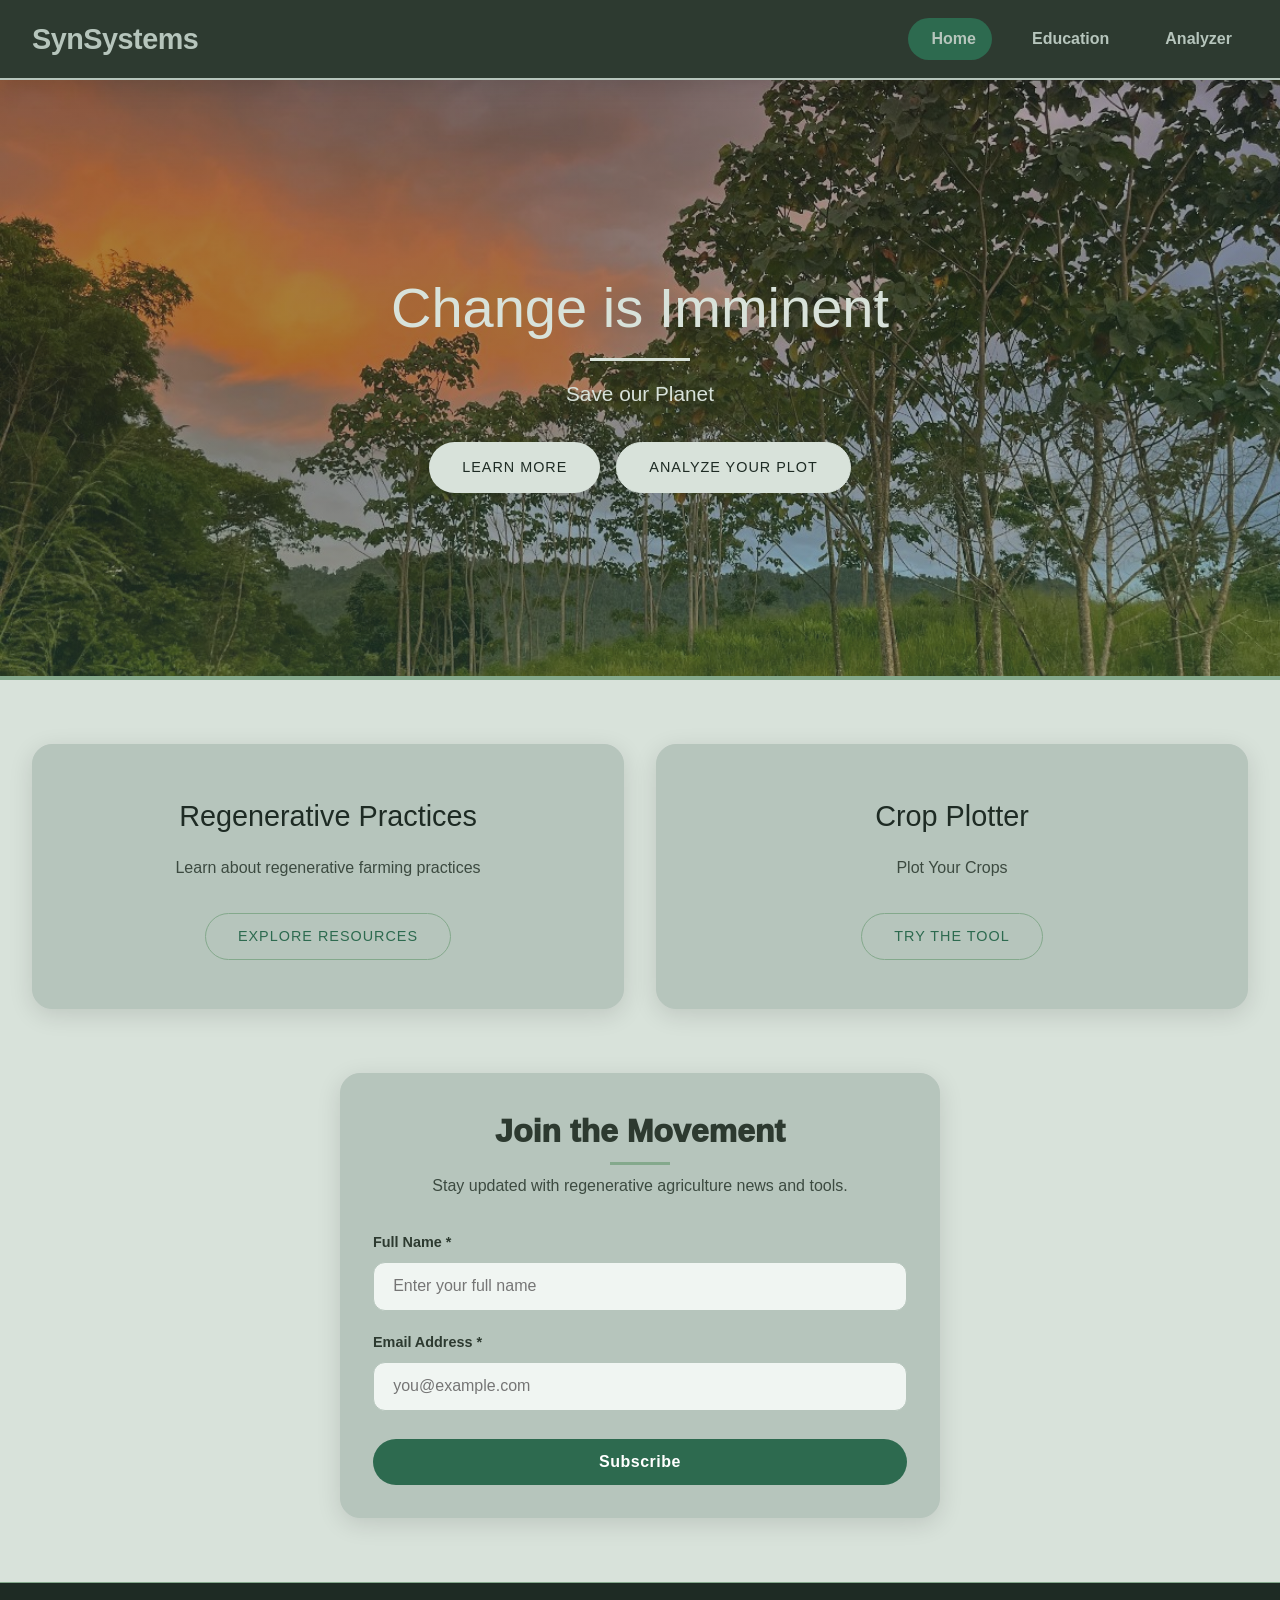
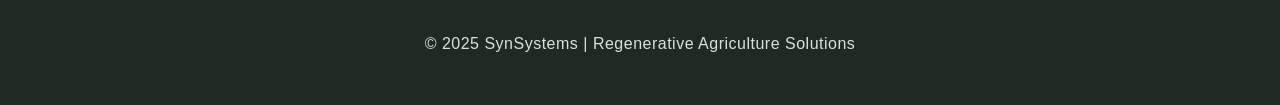
<file: index.html>
<!DOCTYPE html>
<html lang="en">

<head>
    <meta charset="UTF-8">
    <meta name="viewport" content="width=device-width, initial-scale=1.0">

    <title> SynSystems </title>

    <link rel="stylesheet" href="styles.css">
</head>

<body>
    <header>
        <nav>
            <div class="logo">
                <h1>SynSystems</h1>
            </div>
            <ul class="nav-links">
                <li><a href="index.html" class="active"><i class="home"></i>Home</a></li>
                <li><a href="education.html"><i class="education"></i> Education</a></li>
                <li><a href="analyzer.html"><i class="analyzer"></i> Analyzer</a></li>
            </ul>

        </nav>

    </header>
    <section class="hero">
        <div class="hero-content">
            <h2>Change is Imminent</h2>
            <p>Save our Planet</p>
            <div class="hero-buttons">
                <a href="education.html" id="education-btn">Learn More</a>
                <a href="analyzer.html" id="plotter-btn">Analyze your Plot</a>
            </div>
        </div>
    </section>
    <section class="index-links-container">
        <div class="index-link-card">
            <h3>Regenerative Practices</h3>
            <p>Learn about regenerative farming practices</p>
            <a href="education.html" class="education-btn"> Explore Resources</a>
        </div>
        <div class="index-link-card">
            <h3>Crop Plotter</h3>
            <p> Plot Your Crops</p>
            <a href="analyzer.html" class="plotter-btn">Try The Tool</a>
        </div>
    </section>
    <section class="interest-form">
        <div class="form-container">
            <h2>Join the Movement</h2>
            <p>Stay updated with regenerative agriculture news and tools.</p>

            <form id="intakeForm" class="intake-form">
                <div class="form-group">
                    <label for="fullname">Full Name *</label>
                    <input type="text" id="fullname" name="fullname" placeholder="Enter your full name" required>
                </div>

                <div class="form-group">
                    <label for="email">Email Address *</label>
                    <input type="email" id="email" name="email" placeholder="you@example.com" required>
                </div>

                <button type="submit" class="submit-btn">Subscribe</button>
            </form>

        </div>
    </section>

    <div id="confirmationPopup" class="Popup">
        <div class="popup-content">
            <h3 id="popupTitle">Success!</h3>
            <p id="popupMessage">Thank you for joining SynSystems!</p>
            <button class="popup-btn" onclick="closePopup()">OK</button>
        </div>
    </div>

    
        <footer>
            <div class="footer-content">
                <p>© 2025 SynSystems | Regenerative Agriculture Solutions</p>
            </div>
        </footer>
        <script src="SynScript/index.js"></script>
</body>

</html>
</file>
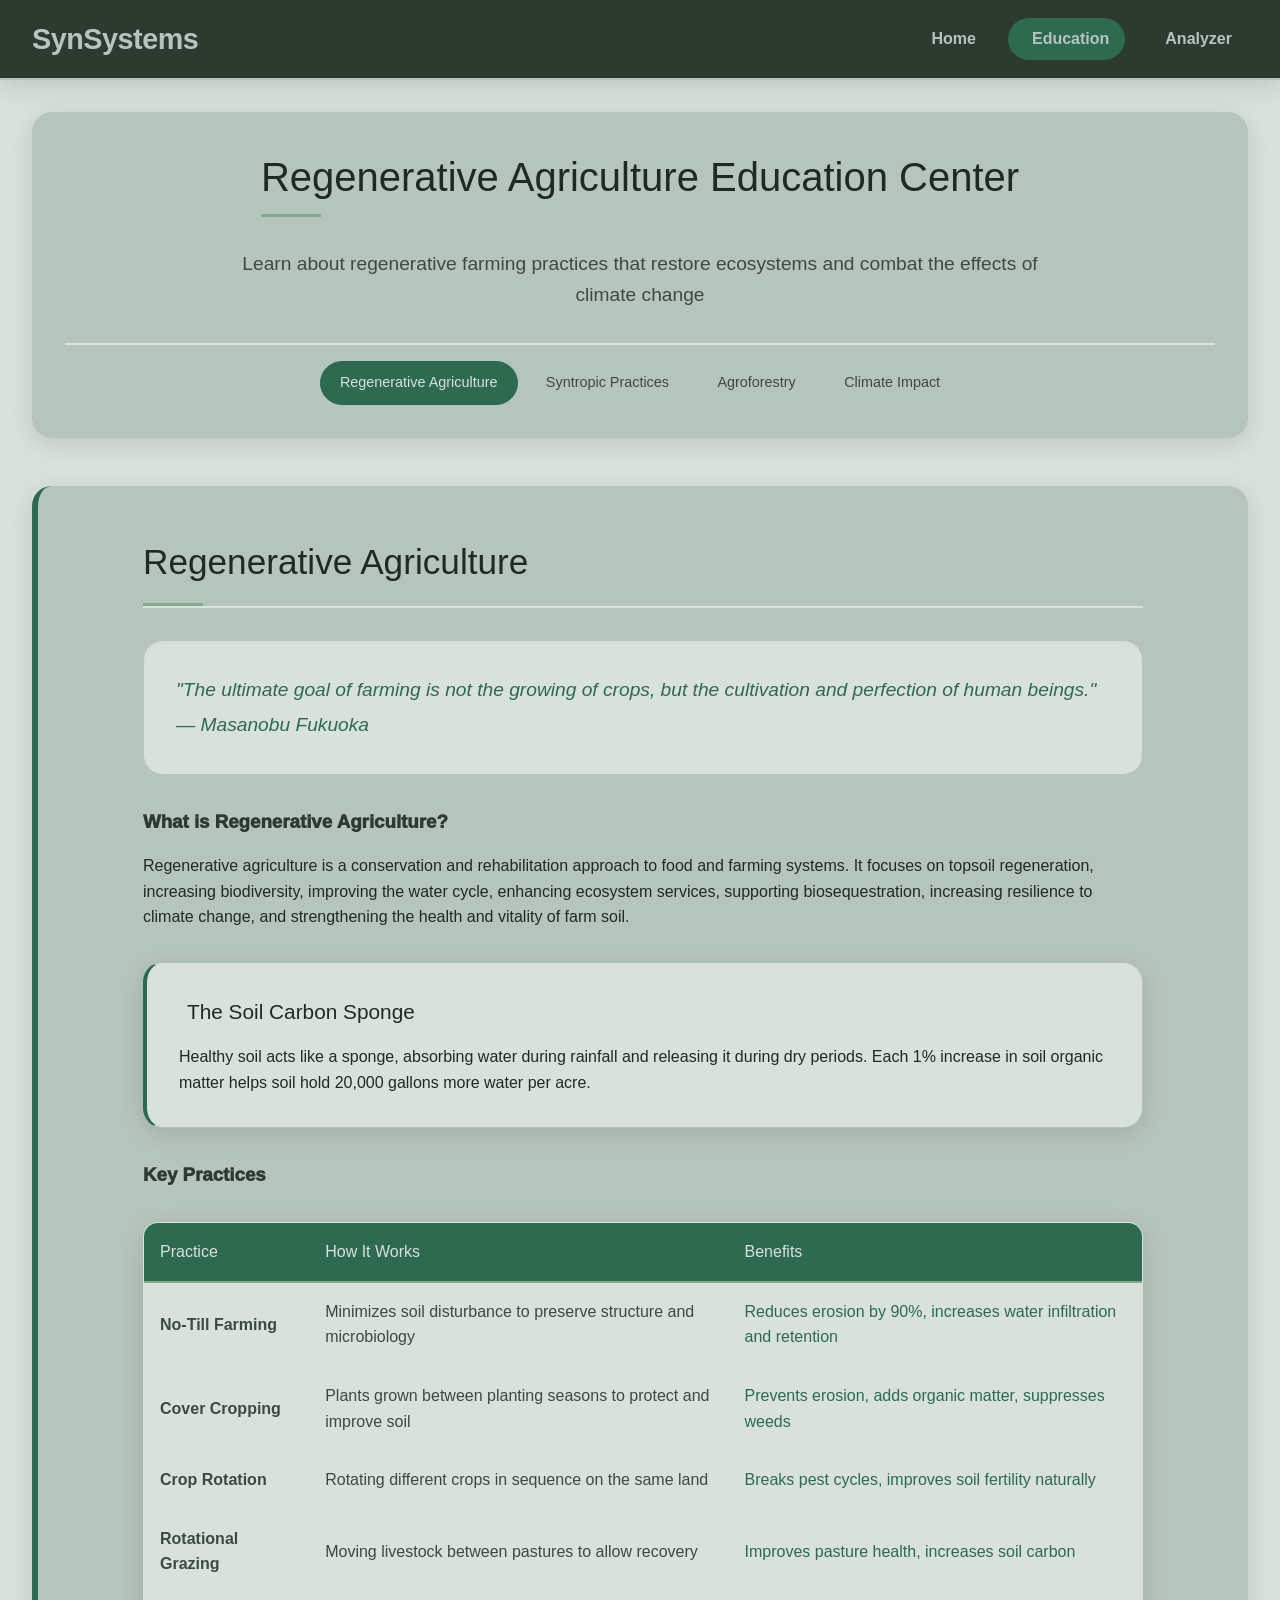
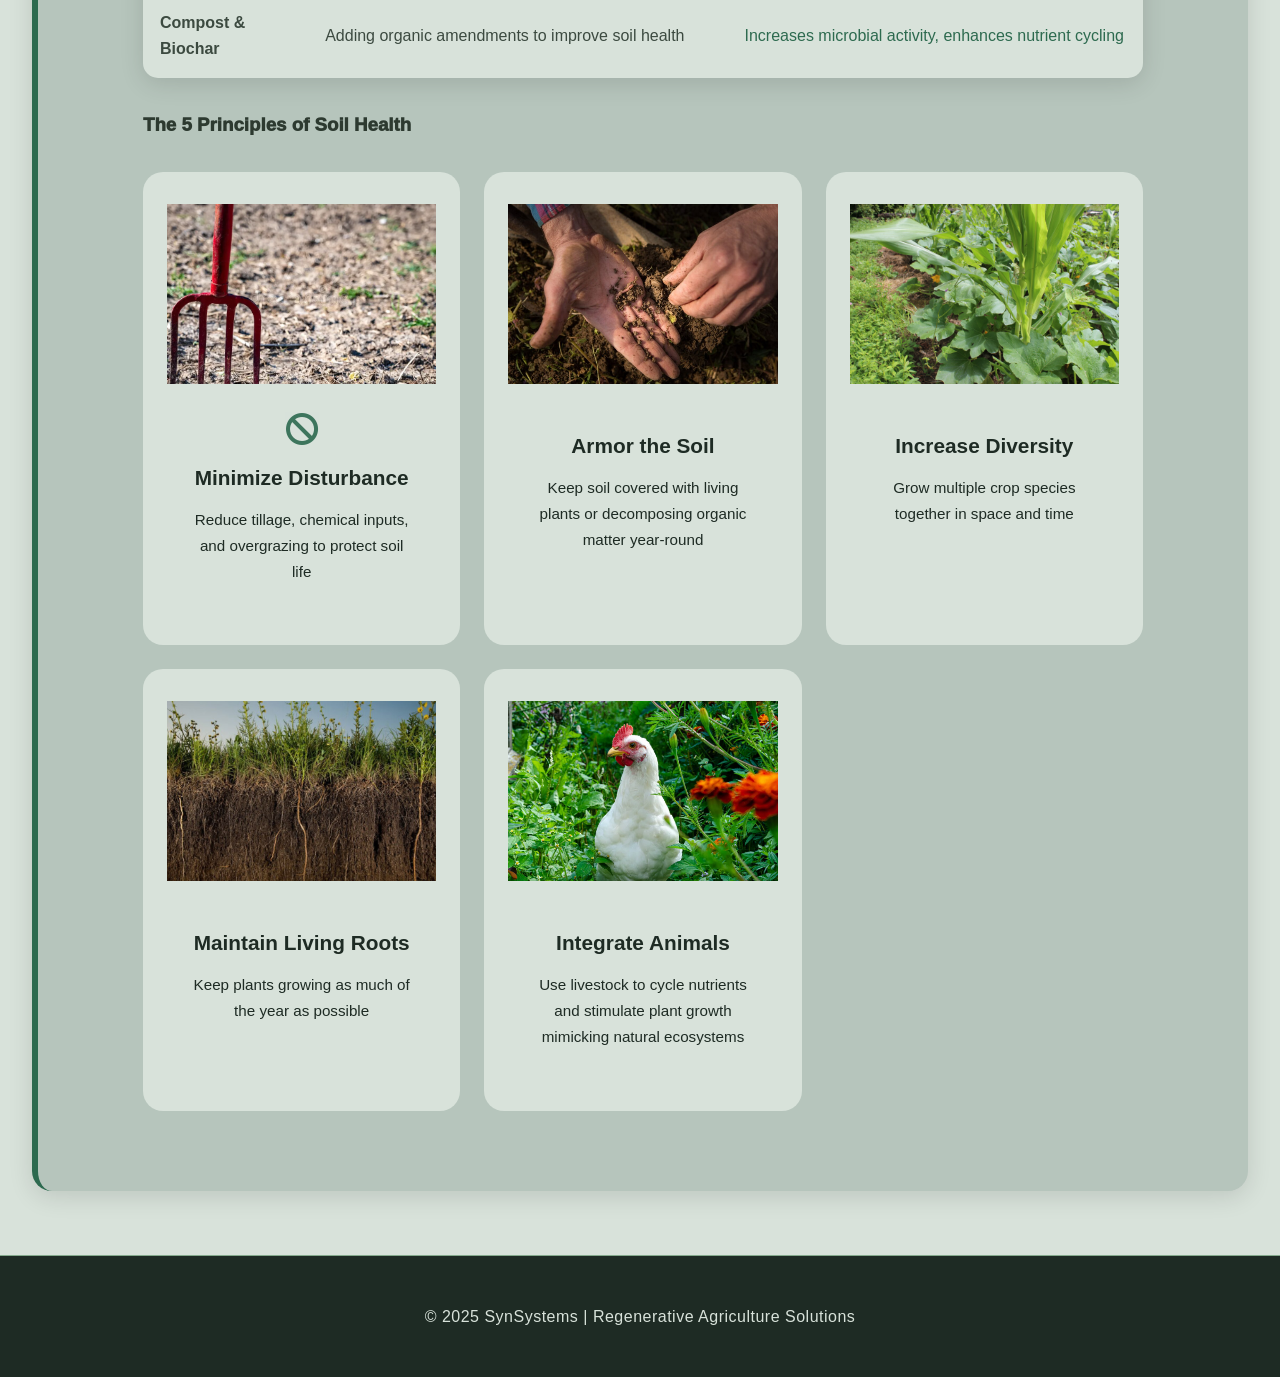
<file: education.html>
<!DOCTYPE html>
<html lang="en">

<head>
    <meta charset="UTF-8">
    <meta name="viewport" content="width=device-width, initial-scale=1.0">
    <title>SynSytems - Education Center </title>
    <link rel="stylesheet" href="styles.css">
    <link rel="stylesheet" href="https://cdnjs.cloudflare.com/ajax/libs/font-awesome/6.5.1/css/all.min.css">

</head>

<body>
    <header>
        <nav>
            <div class="logo">
                <h1>SynSystems</h1>
            </div>
            <ul class="nav-links">
                <li><a href="index.html"><i class="home"></i>Home</a></li>
                <li><a href="education.html" class="active"><i class="education"></i> Education</a></li>
                <li><a href="analyzer.html"><i class="analyzer"></i> Analyzer</a></li>
            </ul>
        </nav>
    </header>
    <div class="education-container">
        <div class="education-header">
            <h2> Regenerative Agriculture Education Center</h2>
            <p>Learn about regenerative farming practices that restore ecosystems and combat the effects of climate
                change</p>
            <div class="education-nav">
                <a href="#regenerative" class="nav-link-active" data-section="regenerative">Regenerative Agriculture</a>
                <a href="#syntropics" class="nav-link-active" data-section="syntropics">Syntropic Practices</a>
                <a href="#agroforestry" class="nav-link-active" data-section="agroforestry">Agroforestry</a>
                <a href="#climate" class="nav-link-active" data-section="climate">Climate Impact</a>
            </div>
        </div>
        
        <!-- syntropic farming section -->
        <div id="syntropics" class="education-section active">
            <div class="section-content">
                <h2 class="section-title">Syntropic Farming</h2>
                <p class="quote">
                    "Wouldn't we achieve greater results if we sought ways of cultivation that favor the development of
                    plants, rather than creating genotypes that support the bad conditions we impose on them? — Ernst
                    Götsch"
                </p>

                <h3>What is Syntropic Agriculture?</h3>
                <p>Syntropic Agricutlure is an innovative agroforestry system developed by Swiss-Brazilian farmer Ernst
                    Götsch that mimics natural forest ecosystems to create highly productive, self-sustaining agricultural
                    landscapes. The term "syntropy" refers to the tendency of living systems to organize themselves into
                    increasingly complex and productive states.</p>

                <div class="fact-card">
                    <h4><i class="keyprinciple"></i> Key Principles</h4>
                    <p>Syntropic farming views agriculture not as an extractive process, but as a way to accelerate
                        natural succession and ecosystem development. Farmers become "ecosystem architects" who work with
                        nature's patterns rather than against them.</p>
                </div>

                <h3>Core Principles</h3>

                <div class="syntropic-steps">
                    <div class="step">
                        <div class="step-number">1</div>
                        <div class="step-content">
                            <h4>Successional Agroforestry</h4>
                            <p>Mimics natural forest succession with strategic planting of pioneer, secondary, and
                                climax species in the same space. This creates a vertical layered system where plants support
                                each other through their entire life cycles.</p>
                        </div>
                    </div>

                    <div class="step">
                        <div class="step-number">2</div>
                        <div class="step-content">
                            <h4>Strategic Pruning</h4>
                            <p>Instead of removing "weeds," plants are strategically pruned to accelerate decomposition
                                and nutrient cycling. Cut vegetation acts as mulch, feeding soil microbes and suppressing
                                unwanted growth.</p>
                        </div>
                    </div>

                    <div class="step">
                        <div class="step-number">3</div>
                        <div class="step-content">
                            <h4>No External Inputs</h4>
                            <p>The system is designed to be self-sufficient—no synthetic fertilizers, pesticides, or
                                irrigation needed after establishment. Fertility comes from within through careful plant
                                selection and management.</p>
                        </div>
                    </div>

                    <div class="step">
                        <div class="step-number">4</div>
                        <div class="step-content">
                            <h4>Continuous Harvest</h4>
                            <p>Multiple harvests throughout the year as different species mature at different
                                times—annuals first, then perennials, eventually timber. This provides continuous income and food
                                security.</p>
                        </div>
                    </div>
                </div>

                <h3>Benefits of Syntropic Farming</h3>
                <div class="benefits-grid">
                    <div class="benefit-card">
                        <div class="benefit-image" id="soil-regeneration-img"></div>
                        <div class="benefit-content">
                            <i class="soilregeneration"></i>
                            <h4>Soil Regeneration</h4>
                            <p>Can increase soil organic matter by 1-3% annually, rebuilding degraded soils in just a few years</p>
                        </div>
                    </div>

                    <div class="benefit-card">
                        <div class="benefit-image" id="water-conservation-img"></div>
                        <div class="benefit-content">
                            <i class="waterconservation"></i>
                            <h4>Water Conservation</h4>
                            <p>Reduces water needs by 50-70% compared to conventional systems through natural moisture retention</p>
                        </div>
                    </div>

                    <div class="benefit-card">
                        <div class="benefit-image" id="carbon-sequestration-img"></div>
                        <div class="benefit-content">
                            <i class="carbonsequestration"></i>
                            <h4>Carbon Sequestration</h4>
                            <p>Can sequester 10-20 tons of CO₂ per hectare annually through rapid biomass growth</p>
                        </div>
                    </div>

                    <div class="benefit-card">
                        <div class="benefit-image" id="economic-resilience-img"></div>
                        <div class="benefit-content">
                            <i class="economicresilience"></i>
                            <h4>Economic Resilience</h4>
                            <p>Diversified yields provide multiple income streams and reduce market dependency</p>
                        </div>
                    </div>
                </div>
            </div>
        </div>

        <!-- regenerative agriculture section -->
        <div id="regenerative" class="education-section">
            <div class="section-content">
                <h2 class="section-title">Regenerative Agriculture</h2>

                <p class="quote">
                    "The ultimate goal of farming is not the growing of crops, but the cultivation and perfection of
                    human beings." — Masanobu Fukuoka
                </p>

                <h3>What is Regenerative Agriculture?</h3>
                <p>Regenerative agriculture is a conservation and rehabilitation approach to food and farming systems.
                    It focuses on topsoil regeneration, increasing biodiversity, improving the water cycle, enhancing
                    ecosystem services, supporting biosequestration, increasing resilience to climate change, and
                    strengthening the health and vitality of farm soil.</p>

                <div class="fact-card">
                    <h4><i class="fas fa-chart-line"></i> The Soil Carbon Sponge</h4>
                    <p>Healthy soil acts like a sponge, absorbing water during rainfall and releasing it during dry
                        periods. Each 1% increase in soil organic matter helps soil hold 20,000 gallons more water per
                        acre.</p>
                </div>

                <h3>Key Practices</h3>

                <table class="comparison-table">
                    <thead>
                        <tr>
                            <th>Practice</th>
                            <th>How It Works</th>
                            <th>Benefits</th>
                        </tr>
                    </thead>
                    <tbody>
                        <tr>
                            <td><strong>No-Till Farming</strong></td>
                            <td>Minimizes soil disturbance to preserve structure and microbiology</td>
                            <td class="positive">Reduces erosion by 90%, increases water infiltration and retention</td>
                        </tr>
                        <tr>
                            <td><strong>Cover Cropping</strong></td>
                            <td>Plants grown between planting seasons to protect and improve soil</td>
                            <td class="positive">Prevents erosion, adds organic matter, suppresses weeds</td>
                        </tr>
                        <tr>
                            <td><strong>Crop Rotation</strong></td>
                            <td>Rotating different crops in sequence on the same land</td>
                            <td class="positive">Breaks pest cycles, improves soil fertility naturally</td>
                        </tr>
                        <tr>
                            <td><strong>Rotational Grazing</strong></td>
                            <td>Moving livestock between pastures to allow recovery</td>
                            <td class="positive">Improves pasture health, increases soil carbon</td>
                        </tr>
                        <tr>
                            <td><strong>Compost & Biochar</strong></td>
                            <td>Adding organic amendments to improve soil health</td>
                            <td class="positive">Increases microbial activity, enhances nutrient cycling</td>
                        </tr>
                    </tbody>
                </table>

                <h3>The 5 Principles of Soil Health</h3>
                <div class="benefits-grid">
                    <div class="benefit-card">
                        <div class="benefit-image" id="minimize-disturbance-img"></div>
                        <div class="benefit-content">
                            <i class="fas fa-ban"></i>
                            <h4>Minimize Disturbance</h4>
                            <p>Reduce tillage, chemical inputs, and overgrazing to protect soil life</p>
                        </div>
                    </div>

                    <div class="benefit-card">
                        <div class="benefit-image" id="armor-soil-img"></div>
                        <div class="benefit-content">
                            <i class="coversoil"></i>
                            <h4>Armor the Soil</h4>
                            <p>Keep soil covered with living plants or decomposing organic matter year-round</p>
                        </div>
                    </div>

                    <div class="benefit-card">
                        <div class="benefit-image" id="increase-diversity-img"></div>
                        <div class="benefit-content">
                            <i class="increasediversity"></i>
                            <h4>Increase Diversity</h4>
                            <p>Grow multiple crop species together in space and time</p>
                        </div>
                    </div>

                    <div class="benefit-card">
                        <div class="benefit-image" id="living-roots-img"></div>
                        <div class="benefit-content">
                            <i class="maintainlivingplants"></i>
                            <h4>Maintain Living Roots</h4>
                            <p>Keep plants growing as much of the year as possible</p>
                        </div>
                    </div>

                    <div class="benefit-card">
                        <div class="benefit-image" id="integrate-animals-img"></div>
                        <div class="benefit-content">
                            <i class="intergratelivestock"></i>
                            <h4>Integrate Animals</h4>
                            <p>Use livestock to cycle nutrients and stimulate plant growth mimicking natural ecosystems</p>
                        </div>
                    </div>
                </div>
            </div>
        </div>

        <!-- agroforestry section -->
        <div id="agroforestry" class="education-section">
            <div class="section-content">
                <h2 class="section-title">Agroforestry Systems</h2>

                <p class="quote">
                    "The best time to plant a tree was 20 years ago. The second best time is now." — Chinese Proverb
                </p>

                <h3>What is Agroforestry?</h3>
                <p>Agroforestry is the intentional integration of trees and forage into crop and grazing systems to
                    create environmental, economic, and social benefits. It represents a middle ground between
                    agriculture and forestry, combining the best of both worlds.</p>

                <div class="fact-card">
                    <h4><i class="fas fa-globe-americas"></i> Global Impact</h4>
                    <p>Agroforestry systems cover approximately 1 billion hectares worldwide and support the livelihoods
                        of 1.2 billion people, while sequestering significant amounts of carbon.</p>
                </div>

                <h3>Types of Agroforestry Systems</h3>

                <div class="benefits-grid">
                    <div class="benefit-card">
                        <div class="benefit-image" id="alley-cropping-img"></div>
                        <div class="benefit-content">
                            <i class="alleycropping"></i>
                            <h4>Alley Cropping</h4>
                            <p>Rows of trees or shrubs with crops grown in the alleys between them. Trees provide shade,
                                wind protection, and organic matter through leaf fall.</p>
                        </div>
                    </div>

                    <div class="benefit-card">
                        <div class="benefit-image" id="silvopasture-img"></div>
                        <div class="benefit-content">
                            <i class="silvopasture"></i>
                            <h4>Silvopasture</h4>
                            <p>Integrating trees, pasture, and livestock. Trees provide shade for animals, fodder, and
                                additional income from timber or fruit.</p>
                        </div>
                    </div>

                    <div class="benefit-card">
                        <div class="benefit-image" id="forest-farming-img"></div>
                        <div class="benefit-content">
                            <i class="medicinalforests"></i>
                            <h4>Forest Farming</h4>
                            <p>Cultivating high-value specialty crops under the protection of a forest canopy. Ideal for
                                medicinal plants, mushrooms, and ornamental crops.</p>
                        </div>
                    </div>

                    <div class="benefit-card">
                        <div class="benefit-image" id="windbreaks-img"></div>
                        <div class="benefit-content">
                            <i class="windbreaks"></i>
                            <h4>Windbreaks</h4>
                            <p>Rows of trees or shrubs planted to protect crops, soil, and livestock from weather. Can
                                reduce wind speed by 50-80%.</p>
                        </div>
                    </div>

                    <div class="benefit-card">
                        <div class="benefit-image" id="riparian-buffer-img"></div>
                        <div class="benefit-content">
                            <i class="riparianbuffer"></i>
                            <h4>Riparian Buffers</h4>
                            <p>Vegetated areas along waterways that filter runoff, stabilize banks, and provide wildlife
                                habitat while protecting water quality.</p>
                        </div>
                    </div>

                    <div class="benefit-card">
                        <div class="benefit-image" id="home-gardens-img"></div>
                        <div class="benefit-content">
                            <i class="homegardens"></i>
                            <h4>Home Gardens</h4>
                            <p>Intimate multi-story combinations of various trees and crops around homesteads, providing
                                diverse products for household use.</p>
                        </div>
                    </div>
                </div>

                <h3>Benefits of Agroforestry</h3>

                <table class="comparison-table">
                    <thead>
                        <tr>
                            <th>Benefit Category</th>
                            <th>Specific Benefits</th>
                            <th>Impact Level</th>
                        </tr>
                    </thead>
                    <tbody>
                        <tr>
                            <td><strong>Environmental</strong></td>
                            <td>Carbon sequestration, biodiversity conservation, soil protection, water quality improvement</td>
                            <td class="positive">High</td>
                        </tr>
                        <tr>
                            <td><strong>Economic</strong></td>
                            <td>Diversified income, reduced input costs, increased yields, risk mitigation</td>
                            <td class="positive">Medium-High</td>
                        </tr>
                        <tr>
                            <td><strong>Social</strong></td>
                            <td>Food security, employment, cultural preservation, knowledge transfer</td>
                            <td class="positive">High</td>
                        </tr>
                        <tr>
                            <td><strong>Climate Resilience</strong></td>
                            <td>Drought resistance, flood mitigation, temperature regulation, wind protection</td>
                            <td class="positive">Very High</td>
                        </tr>
                    </tbody>
                </table>
            </div>
        </div>

        <!-- climate change section -->
        <div id="climate" class="education-section">
            <div class="section-content">
                <h2 class="section-title">Climate Change & Agriculture</h2>

                <p class="quote">
                    "We are the first generation to feel the effect of climate change and the last generation who can do
                    something about it." — Barack Obama
                </p>

                <h3>The Climate-Agriculture Connection</h3>
                <p>Agriculture is both a victim and a contributor to climate change. Conventional farming contributes
                    24% of global greenhouse gas emissions, but regenerative practices can make agriculture part of the
                    solution through carbon sequestration.</p>

                <div class="climate-facts">
                    <div class="climate-fact">
                        <h4><i class="temprise"></i> Temperature Rise</h4>
                        <div class="stat">+1.1°C</div>
                        <div class="stat-label">Global average temperature increase since pre-industrial times</div>
                        <p>Each degree of warming reduces global wheat yields by 6%, rice by 3.2%, and maize by 7.4%.</p>
                    </div>

                    <div class="climate-fact">
                        <h4><i class="extremeweather"></i> Extreme Weather</h4>
                        <div class="stat">40% Increase</div>
                        <div class="stat-label">In frequency of extreme weather events since 1980</div>
                        <p>Droughts, floods, and storms cause $200 billion in agricultural losses annually.</p>
                    </div>

                    <div class="climate-fact">
                        <h4><i class="soilcarbonpotential"></i> Soil Carbon Potential</h4>
                        <div class="stat">Up to 5.5 GT</div>
                        <div class="stat-label">Gigatons of CO₂ that could be sequestered annually in agricultural soils</div>
                        <p>This represents 10-20% of current annual global emissions.</p>
                    </div>
                </div>

                <h3>How Regenerative Agriculture Fights Climate Change</h3>

                <div class="practice-steps">
                    <div class="step">
                        <div class="step-number">1</div>
                        <div class="step-content">
                            <h4>Carbon Sequestration</h4>
                            <p>Healthy soils with high organic matter act as carbon sinks. Regenerative practices can
                                sequester 0.5-2 tons of carbon per acre annually.</p>
                        </div>
                    </div>

                    <div class="step">
                        <div class="step-number">2</div>
                        <div class="step-content">
                            <h4>Reduced Emissions</h4>
                            <p>Eliminating synthetic fertilizers reduces nitrous oxide emissions (300x more potent than
                                CO₂). No-till farming reduces fuel use by 50-70%.</p>
                        </div>
                    </div>

                    <div class="step">
                        <div class="step-number">3</div>
                        <div class="step-content">
                            <h4>Climate Resilience</h4>
                            <p>Diverse systems are more resilient to climate shocks. Each 1% increase in soil organic
                                matter helps soil hold 20,000 gallons more water per acre.</p>
                        </div>
                    </div>

                    <div class="step">
                        <div class="step-number">4</div>
                        <div class="step-content">
                            <h4>Biodiversity Support</h4>
                            <p>Diverse agricultural systems support pollinators and beneficial insects that are
                                threatened by climate change.</p>
                        </div>
                    </div>
                </div>

                <h3>Actionable Steps for Farmers</h3>

                <div class="benefits-grid">
                    <div class="benefit-card">
                        <div class="benefit-image" id="start-small-img"></div>
                        <div class="benefit-content">
                            <i class="mitigationstep1"></i>
                            <h4>Start Small</h4>
                            <p>Begin with one practice like cover cropping on a small area. Monitor results and expand gradually.</p>
                        </div>
                    </div>

                    <div class="benefit-card">
                        <div class="benefit-image" id="measure-progress-img"></div>
                        <div class="benefit-content">
                            <i class="mitigationstep2"></i>
                            <h4>Measure Progress</h4>
                            <p>Test soil health annually. Track changes in organic matter, water infiltration, and biodiversity.</p>
                        </div>
                    </div>

                    <div class="benefit-card">
                        <div class="benefit-image" id="join-networks-img"></div>
                        <div class="benefit-content">
                            <i class="mitigationstep1"></i>
                            <h4>Join Networks</h4>
                            <p>Connect with other regenerative farmers. Share knowledge and experiences through farmer networks.</p>
                        </div>
                    </div>

                    <div class="benefit-card">
                        <div class="benefit-image" id="explore-markets-img"></div>
                        <div class="benefit-content">
                            <i class="mitigationstep1"></i>
                            <h4>Explore Markets</h4>
                            <p>Tap into growing demand for regeneratively grown products through certifications and direct marketing.</p>
                        </div>
                    </div>
                </div>

                <div class="fact-card climate-urgency">
                    <h4><i class="mitigationstep1"></i> Time is of the Essence</h4>
                    <p>According to the IPCC, we have less than 10 years to make significant changes to avoid the worst
                        impacts of climate change. Transitioning to regenerative agriculture represents one of our most
                        promising pathways for both mitigation and adaptation.</p>
                </div>
            </div>
        </div>
    </div>

    <footer>
        <div class="footer-content">
            <p>© 2025 SynSystems | Regenerative Agriculture Solutions</p>
        </div>
    </footer>

    <script src="SynScript/education.js"></script>
</body>
</html>
</file>
<file: styles.css>
/* styles.css - Option 2: Silver Sage (Enhanced) */


/* ---------- variables ---------- */
:root {
    --primary-green: #84a98c;
    /* sage green */
    --primary-dark: #2d6a4f;
    /* teal green */
    --primary-light: #e9f0ec;
    /* light sage */
    --gray-900: #1e2b24;
    /* dark slate  */
    --gray-800: #2d3a30;
    /* medium-dark slate */
    --gray-700: #3c4a40;
    /* medium slate */
    --gray-400: #7f8f86;
    /* light-medium sage */
    --gray-300: #b6c5bc;
    /* light sage-gray */
    --gray-200: #d8e2da;
    /* light gray */
    --gray-100: #f0f5f2;

    --white: var(--gray-200);
    /* change from pure white to light gray */
    --section-bg: #f8faf9;

    --shadow: 0 6px 24px rgba(0, 0, 0, 0.12);
    --shadow-hover: 0 12px 30px rgba(45, 106, 79, 0.15);
    --transition: all 0.3s ease;
}

/* ---------- global styles ---------- */
* {
    margin: 0;
    padding: 0;
    box-sizing: border-box;
}

body {
    font-family: 'Inter', -apple-system, BlinkMacSystemFont, 'Segoe UI', sans-serif;
    line-height: 1.6;
    color: var(--gray-900);
    background-color: var(--gray-200);

}

/* ---------- text ---------- */
h1,
h2,
h3,
h4 {
    color: var(--gray-800);
    margin-bottom: 1rem;
    font-weight: 1000;
}

h2 {
    font-size: 2.5rem;
    color: var(--gray-800);
    position: relative;
    padding-bottom: 0.5rem;
}

h2::after {
    content: '';
    position: absolute;
    bottom: 0;
    left: 0;
    width: 60px;
    height: 3px;

    background: var(--primary-green);
}

/* ---------- header/navigation ---------- */
header {
    background-color: var(--gray-800);
    border-bottom: 2px solid var(--gray-300);

    box-shadow: var(--shadow);
    position: sticky;
    top: 0;
    z-index: 1000;
}

nav {
    max-width: 2000px;
    margin: 0 auto;
    padding: 1rem 2rem;
    display: flex;
    justify-content: space-between;
    align-items: center;
}

.logo h1 {
    color: var(--gray-300);
    margin: 0;
    font-size: 1.8rem;
    font-weight: 600;
    letter-spacing: -0.5px;
}

.nav-links {
    display: flex;
    list-style: none;
    gap: 1rem;
}

.nav-links a {
    color: var(--gray-300);
    text-decoration: none;
    font-weight: 700;
    padding: 0.5rem 1rem;
    border-radius: 30px;
    transition: var(--transition);
    display: flex;
    align-items: center;
    gap: 0.5rem;
}

.nav-links a:hover,
.nav-links a.active {
    background-color: var(--primary-dark);
    color: var(--gray-300);
}



/* ---------- homepage hero ---------- */
.hero {
    background: linear-gradient(rgba(30, 43, 36, 0.4), rgba(45, 106, 79, 0.4)), url(Photos/indexBG.jpg);
    background-size: cover;
    background-position: center;
    height: 600px;
    display: flex;
    align-items: center;
    justify-content: center;
    text-align: center;
    color: var(--primary-dark);
    border-bottom: 4px solid var(--primary-green);

}

.hero-content h2 {
    color: var(--gray-200);
    font-size: 3.5rem;
    margin-bottom: 1rem;
    font-weight: 400;
}

.hero-content h2::after {
    left: 50%;
    transform: translateX(-50%);
    background: var(--white);
    width: 100px;
    height: 3px;
}

.hero-content p {
    font-size: 1.3rem;
    margin-bottom: 2rem;
    color: var(--gray-200);
    font-weight: 400;
}

.hero-buttons {
    display: flex;
    gap: 1rem;
    justify-content: center;
}

.hero-buttons a {
    padding: 0.8rem 2rem;
    border-radius: 30px;
    text-decoration: none;
    font-weight: 400;
    transition: var(--transition);
    text-transform: uppercase;
    letter-spacing: 1px;
    font-size: 0.9rem;
}

#education-btn {
    background-color: var(--gray-200);
    color: var(--gray-900);
    border: 1px solid transparent;
}

#plotter-btn {
    background-color: var(--gray-200);
    color: var(--gray-900);
    border: 1px solid var(--white);
}

.hero-buttons a:hover {
    transform: translateY(-2px);
    box-shadow: var(--shadow-hover);
    background-color: var(--primary-dark);
    border-color: var(--primary-dark);
    color: var(--white);
}

/* ---------- index links ---------- */
.index-links-container {
    max-width: 2000px;
    margin: 4rem auto;
    padding: 0 2rem;
    display: grid;
    grid-template-columns: repeat(2, 1fr);
    gap: 2rem;
}

.index-link-card {
    background: var(--gray-300);
    border-radius: 20px;
    padding: 3rem 2rem;
    text-align: center;
    box-shadow: var(--shadow);
    transition: var(--transition);
    border: 1px solid var(--gray-300);
}

.index-link-card:hover {
    transform: translateY(-5px);
    box-shadow: var(--shadow-hover);
    border-color: var(--primary-dark);
}

.index-link-card h3 {
    color: var(--gray-900);
    font-size: 1.8rem;
    font-weight: 500;
}

.index-link-card p {
    color: var(--gray-700);
    margin-bottom: 2rem;
    font-weight: 300;
}

.index-link-card a {
    display: inline-block;
    padding: 0.7rem 2rem;
    background-color: transparent;
    color: var(--primary-dark);
    text-decoration: none;
    border-radius: 30px;
    border: 1px solid var(--primary-green);
    transition: var(--transition);
    text-transform: uppercase;
    letter-spacing: 1px;
    font-size: 0.9rem;
}

.index-link-card a:hover {
    background-color: var(--primary-dark);
    color: var(--white);
    border-color: var(--primary-dark);
}

/* ---------- education page  ---------- */
.education-container {
    max-width: 3000px;
    margin: 2rem auto;
    padding: 0 2rem;
}

.education-header {
    text-align: center;
    margin-bottom: 3rem;
    background: var(--gray-300);
    padding: 2rem;
    border-radius: 20px;
    box-shadow: var(--shadow);
    border: 1px solid var(--gray-300);
}

.education-header h2 {
    color: var(--gray-900);
    display: inline-block;
    font-weight: 400;
}

.education-header p {
    color: var(--gray-700);
    font-size: 1.2rem;
    max-width: 800px;
    margin: 1rem auto;
    font-weight: 300;
}

.education-nav {
    display: flex;
    justify-content: center;
    gap: 0.5rem;
    flex-wrap: wrap;
    margin: 2rem 0 0;
    padding-top: 1rem;
    border-top: 2px solid var(--gray-200);
}

.education-nav a {
    padding: 0.6rem 1.2rem;
    background-color: transparent;
    border: 1px solid var(--gray-300);
    border-radius: 30px;
    color: var(--gray-700);
    text-decoration: none;
    font-weight: 400;
    transition: var(--transition);
    font-size: 0.9rem;
    cursor: pointer;

}

.education-nav a:hover {
    background-color: var(--primary-light);
    border-color: var(--primary-green);
    color: var(--primary-dark);
}

.education-nav a.nav-link-active {
    background-color: var(--primary-dark);
    border-color: var(--primary-dark);
    color: var(--white);
}


.education-section {
    display: none;
    background: var(--gray-300);
    border-radius: 20px;
    padding: 3rem;
    box-shadow: var(--shadow);
    margin-bottom: 2rem;
    border: none;
    border-left: 6px solid var(--primary-dark);

}

.education-section.active {
    display: block;
    animation: fadeIn 0.5s ease-out;
}

@keyframes fadeIn {
    from {
        opacity: 0;
        transform: translateY(20px);
    }

    to {
        opacity: 1;
        transform: translateY(0);
    }
}

.section-content {
    max-width: 1000px;
    margin: 0 auto;
}

.section-title {
    color: var(--gray-900);
    font-size: 2.2rem;
    margin-bottom: 1.5rem;
    font-weight: 400;
    border-bottom: 2px solid var(--gray-200);
    padding-bottom: 1rem;
}

.quote {
    font-size: 1.2rem;
    color: var(--primary-dark);
    font-style: italic;
    padding: 2rem;
    background: var(--gray-200);
    border-radius: 20px;
    margin: 2rem 0;
    border: 1px solid var(--gray-300);
    font-weight: 400;
    line-height: 1.8;
    box-shadow: inset 0 2px 4px rgba(0, 0, 0, 0.02);
}
 

.form-container {
    max-width: 600px;
    margin: 0 auto;
    padding: 2rem;
    background: var(--gray-300);
    border-radius: 20px;
    box-shadow: var(--shadow);
    border: 1px solid var(--gray-300);
    text-align: center;
}

.form-container h2 {
    color: var(--gray-800);
    font-size: 2rem;
    margin-bottom: 0.5rem;
}

.form-container h2::after {
    left: 50%;
    transform: translateX(-50%);
    width: 60px;
}

.form-container > p {
    color: var(--gray-700);
    margin-bottom: 2rem;
    font-size: 1rem;
}

.intake-form {
    display: flex;
    flex-direction: column;
    gap: 1.25rem;
}

.form-group {
    display: flex;
    flex-direction: column;
    gap: 0.5rem;
    text-align: left;
}

.form-group label {
    font-weight: 600;
    color: var(--gray-800);
    font-size: 0.9rem;
}

.form-group input {
    padding: 0.9rem 1.2rem;
    border: 1.5px solid var(--gray-300);
    border-radius: 12px;
    font-size: 1rem;
    font-family: inherit;
    transition: var(--transition);
    background: var(--gray-100);
}

.form-group input:focus {
    outline: none;
    border-color: var(--primary-green);
    box-shadow: 0 0 0 3px rgba(132, 169, 140, 0.2);
    background: white;
}

.submit-btn {
    background: var(--primary-dark);
    color: white;
    border: none;
    padding: 0.9rem 1.8rem;
    border-radius: 40px;
    font-size: 1rem;
    font-weight: 600;
    cursor: pointer;
    transition: var(--transition);
    margin-top: 0.5rem;
    letter-spacing: 0.5px;
}

.submit-btn:hover {
    background: var(--gray-800);
    transform: translateY(-2px);
    box-shadow: var(--shadow-hover);
}

.form-footer {
    margin-top: 1.5rem;
    padding-top: 1rem;
    border-top: 1px solid var(--gray-300);
}

.form-footer p {
    color: var(--gray-400);
    font-size: 0.8rem;
    margin: 0;
}

/* Popup styles - keep existing */
.Popup {
    display: none;
    position: fixed;
    top: 0;
    left: 0;
    width: 100%;
    height: 100%;
    background-color: rgba(0, 0, 0, 0.5);
    justify-content: center;
    align-items: center;
    z-index: 1000;
}

.popup-content {
    background: white;
    padding: 2rem;
    border-radius: 1.5rem;
    max-width: 400px;
    width: 90%;
    text-align: center;
    box-shadow: 0 20px 35px rgba(0, 0, 0, 0.2);
}

.popup-content h3 {
    color: #2d6a27;
    margin-bottom: 1rem;
    font-size: 1.5rem;
}

.popup-content p {
    margin-bottom: 1.5rem;
    color: #4a5b44;
}

.popup-btn {
    background: #2d6a27;
    color: white;
    border: none;
    padding: 0.7rem 1.5rem;
    border-radius: 2rem;
    cursor: pointer;
    font-weight: 600;
}

.popup-btn:hover {
    background: #3f8a36;
}


/* img grid */
.image-grid {
    display: grid;
    grid-template-columns: repeat(3, 1fr);
    gap: 1.5rem;
    margin: 2rem 0;
}

.image-grid div {
    text-align: center;
    background: var(--gray-100);
    padding: 1rem;
    border-radius: 15px;
    border: 1px solid var(--gray-300);
    transition: var(--transition);
}

.image-grid div:hover {
    transform: translateY(-5px);
    box-shadow: var(--shadow-hover);
    border-color: var(--primary-green);
}

.education-image {
    width: 100%;
    height: 420px;
    background-color: var(--gray-200);
    border-radius: 10px;
    margin-bottom: 0.5rem;
    transition: var(--transition);
    border: 1px solid var(--gray-300);

}


#syntropicsystem {
    background: linear-gradient(135deg, var(--primary-light), var(--gray-200)),
        url(Photos/RFI.png);
    background-size: cover;
    background-blend-mode: overlay;
}

#syntropicsystem::after {
    content: "";
    font-size: 3rem;
    display: flex;
    align-items: center;
    justify-content: center;
    height: 100%;

}

#ernstdemo {
    background: linear-gradient(135deg, var(--primary-light), var(--gray-200)),
        url(Photos/enrstgoitch.jpg);
    background-size: cover;
    background-blend-mode: overlay;
}

#ernstdemo::after {
    content: "";
    font-size: 3rem;
    display: flex;
    align-items: center;
    justify-content: center;
    height: 100%;

}

#foodforest {
    background: linear-gradient(135deg, var(--primary-light), var(--gray-200)), url(Photos/foodforest.jpg);
    background-size: cover;
    background-blend-mode: overlay;
}

#foodforest::after {
    content: "";
    font-size: 3rem;
    display: flex;
    align-items: center;
    justify-content: center;
    height: 100%;

}

#covercropping {
    background: linear-gradient(135deg, var(--primary-light), var(--gray-200)),
        url(Photos/covercropping.jpg);
    background-size: cover;
    background-blend-mode: overlay;
}

#covercropping::after {

    font-size: 3rem;
    display: flex;
    align-items: center;
    justify-content: center;
    height: 100%;

}

#rotationalgrazing {
    background: linear-gradient(135deg, var(--primary-light), var(--gray-200)),
        url(Photos/rotationalgrazing.jpg);
    background-size: cover;
    background-blend-mode: overlay;
}

#rotationalgrazing::after {

    font-size: 3rem;
    display: flex;
    align-items: center;
    justify-content: center;
    height: 100%;

}

#notillfarming {
    background: linear-gradient(135deg, var(--primary-light), var(--gray-200)),
        url(Photos/);
    background-size: cover;
    background-blend-mode: overlay;
}

#notillfarming::after {

    font-size: 3rem;
    display: flex;
    align-items: center;
    justify-content: center;
    height: 100%;

}

#alleycropping {
    background: linear-gradient(135deg, var(--primary-light), var(--gray-200)),
        url(Photos/agroforest.jpg);
    background-size: cover;
    background-blend-mode: overlay;
}

#alleycropping::after {
    content: "";
    font-size: 3rem;
    display: flex;
    align-items: center;
    justify-content: center;
    height: 100%;

}

#silvopasture {
    background: linear-gradient(135deg, var(--primary-light), var(--gray-200)),
        url(Photos/silvopasture.jpg);
    background-size: cover;
    background-blend-mode: overlay;
}

#silvopasture::after {
    content: "";
    font-size: 2.5rem;
    display: flex;
    align-items: center;
    justify-content: center;
    height: 100%;

}

#medicinalforests {
    background: linear-gradient(135deg, var(--primary-light), var(--gray-200)),
        url(Photos/fieldmedicinal.jpg);
    background-size: cover;
    background-blend-mode: overlay;
}

#medicinalforests::after {
    content: "";
    font-size: 3rem;
    display: flex;
    align-items: center;
    justify-content: center;
    height: 100%;

}

#droughtimpact {
    background: linear-gradient(135deg, var(--primary-light), var(--gray-200)),
        url('https://placehold.co/400x300/84a98c/white?text=Drought+Impact');
    background-size: cover;
    background-blend-mode: overlay;
}

#droughtimpact::after {
    content: "";
    font-size: 3rem;
    display: flex;
    align-items: center;
    justify-content: center;
    height: 100%;

}

#floodedfields {
    background: linear-gradient(135deg, var(--primary-light), var(--gray-200)),
        url(Photos/flooded.jpg);
    background-size: cover;
    background-blend-mode: overlay;
}

#floodedfields::after {
    content: "";
    font-size: 3rem;
    display: flex;
    align-items: center;
    justify-content: center;
    height: 100%;
    opacity: 0.6;
}

#onfarmrenewables {
    background: linear-gradient(135deg, var(--primary-light), var(--gray-200)),
        url(Photos/agrivoltaics.jpg);
    background-size: cover;
    background-blend-mode: overlay;
}

#onfarmrenewables::after {
    content: "";
    font-size: 2.5rem;
    display: flex;
    align-items: center;
    justify-content: center;
    height: 100%;
    opacity: 0.6;
}

.image-caption {
    color: var(--gray-700);
    font-size: 0.9rem;
    font-style: italic;
    padding: 0.5rem;
}

/* cards/steps */
.fact-card {
    background: var(--gray-200);
    border: 1px solid var(--gray-300);
    border-radius: 20px;
    padding: 2rem;
    margin: 2rem 0;
    box-shadow: var(--shadow);
    border-left: 4px solid var(--primary-dark);
}

.fact-card h4 {
    color: var(--gray-900);
    display: flex;
    align-items: center;
    gap: 0.5rem;
    font-weight: 500;
    font-size: 1.3rem;
}

.fact-card h4 i::before {
    content: "";
    font-size: 1.5rem;
    font-style: normal;
    opacity: 0.8;
}

.syntropic-steps,
.practice-steps {
    display: flex;
    flex-direction: column;
    gap: 1rem;
    margin: 2rem 0;
}

.step {
    display: flex;
    gap: 1.5rem;
    align-items: flex-start;
    background: var(--gray-200);
    padding: 1.5rem;
    border-radius: 15px;
    border: 1px solid var(--gray-300);
    transition: var(--transition);
    box-shadow: 0 2px 8px rgba(0, 0, 0, 0.02);
}

.step:hover {
    background: var(--gray-200);
    transform: translateX(5px);
    border-color: var(--primary-green);
    box-shadow: var(--shadow);
}

.step-number {
    background: var(--primary-dark);
    color: var(--white);
    width: 40px;
    height: 40px;
    border-radius: 50%;
    display: flex;
    align-items: center;
    justify-content: center;
    font-weight: 400;
    font-size: 1.2rem;
    flex-shrink: 0;
    border: 2px solid var(--primary-green);
}

.step-content h4 {
    color: var(--gray-900);
    margin-bottom: 0.5rem;
    font-weight: 500;
}

.step-content p {
    color: var(--gray-700);
    font-weight: 300;
}

/* benefits grid */
.benefits-grid {
    display: grid;
    grid-template-columns: repeat(auto-fit, minmax(400px, 1fr));
    gap: 1.5rem;
    margin: 2rem 0;
}

.benefit-card {
    background: var(--gray-200);
    border: 1px solid var(--gray-300);
    border-radius: 15px;
    padding: 2rem 1.5rem;
    text-align: center;
    transition: var(--transition);
    box-shadow: 0 2px 8px rgba(0, 0, 0, 0.02);
}

.benefit-card:hover {
    background: var(--gray-200);
    border-color: var(--primary-dark);
    transform: translateY(-3px);
    box-shadow: var(--shadow-hover);
}

.benefit-card i {
    font-size: 2rem;
    color: var(--primary-dark);
    margin-bottom: 1rem;
    display: block;
    opacity: 0.9;
}


.benefits-grid {
    display: grid;
    grid-template-columns: repeat(auto-fit, minmax(280px, 1fr));
    gap: 1.5rem;
    margin: 2rem 0;
}

.benefit-card {
    background: var(--gray-200);
    border-radius: 20px;
    overflow: hidden;
    box-shadow: var(--shadow-card);
    transition: var(--transition);
    border: var(--border);
    display: flex;
    flex-direction: column;
    position: relative;
}

.benefit-card:hover {
    transform: translateY(-8px);
    box-shadow: var(--shadow-card-hover);
}

.benefit-image {
    width: 100%;
    height: 180px;
    background-size: cover;
    background-position: center;
    transition: transform 0.6s ease;
    position: relative;
    border-radius: 0;
}

.benefit-card:hover .benefit-image {
    transform: scale(1.08);
}

.benefit-content {
    padding: 1.8rem 1.5rem;
    text-align: center;
    background: var(--light);
    border-top: 3px solid var(--primary);
    position: relative;
    z-index: 2;
    flex: 1;
}



.benefit-content h4 {
    color: var(--primary);
    margin-bottom: 0.8rem;
    font-size: 1.3rem;
    font-weight: 600;
}

.benefit-content p {
    color: var(--text);
    margin: 0;
    font-size: 0.95rem;
    line-height: 1.7;
}

/* responsive benefits  */
@media (max-width: 768px) {
    .benefits-grid {
        grid-template-columns: 1fr;
    }

    .benefit-image {
        height: 140px;
    }
}

/* tables */
.comparison-table {
    width: 100%;
    border-collapse: collapse;
    margin: 2rem 0;
    background: var(--gray-200);
    border-radius: 15px;
    overflow: hidden;
    border: 1px solid var(--gray-300);
    box-shadow: var(--shadow);
}

.comparison-table thead {
    background: var(--primary-dark);
    border-bottom: 2px solid var(--primary-green);
}

.comparison-table th {
    padding: 1rem;
    text-align: left;
    font-weight: 500;
    color: var(--gray-200);
}

.comparison-table td {
    padding: 1rem;
    border-bottom: 1px solid var(--gray-200);
    color: var(--gray-700);
    font-weight: 400;
}

.comparison-table tbody tr:last-child td {
    border-bottom: none;
}

.comparison-table tbody tr:hover {
    background: var(--gray-300);
}

.comparison-table .positive {
    color: var(--primary-dark);
    font-weight: 500;
}

/* climate facts section */
.climate-facts {
    display: grid;
    grid-template-columns: repeat(3, 1fr);
    gap: 1.5rem;
    margin: 2rem 0;
}

.climate-fact {
    background: var(--gray-200);
    border: 1px solid var(--gray-300);
    border-radius: 15px;
    padding: 2rem 1.5rem;
    text-align: center;
    transition: var(--transition);
    box-shadow: 0 2px 8px rgba(0, 0, 0, 0.02);
}

.climate-fact:hover {
    background: var(--gray-300);
    transform: translateY(-3px);
    box-shadow: var(--shadow-hover);
    border-color: var(--primary-dark);
}

.climate-fact h4 {
    color: var(--gray-900);
    display: flex;
    align-items: center;
    justify-content: center;
    gap: 0.5rem;
    margin-bottom: 1rem;
    font-weight: 500;
}

.climate-fact h4 i::before {
    content: "";
    font-size: 1.2rem;
    font-style: normal;
    opacity: 0.8;
}

.climate-fact .stat {
    font-size: 2.5rem;
    font-weight: 400;
    color: var(--primary-dark);
    margin: 0.5rem 0;
}

.climate-fact .stat-label {
    color: var(--gray-700);
    font-size: 0.9rem;
    margin-bottom: 1rem;
    font-weight: 300;
}

.climate-fact p {
    color: var(--gray-700);
    font-size: 0.95rem;
    font-weight: 300;
}

/* footer */
footer {
    background: var(--gray-900);
    color: var(--gray-200);
    padding: 3rem 0;
    margin-top: 4rem;
    border-top: 1px solid var(--primary-green);
}

.footer-content {
    max-width: 2000px;
    margin: 0 auto;
    padding: 0 2rem;
    text-align: center;
}

.footer-content p {
    color: var(--gray-200);
    font-weight: 300;
    letter-spacing: 0.5px;
}

/* responsive changes */
@media (max-width: 1000px) {
    nav {
        flex-direction: column;
        gap: 1rem;
    }

    .nav-links {
        flex-wrap: wrap;
        justify-content: center;
    }

    .hero-content h2 {
        font-size: 2.5rem;
    }

    .image-grid {
        grid-template-columns: 1fr;
    }

    .climate-facts {
        grid-template-columns: 1fr;
    }

    .index-links-container {
        grid-template-columns: 1fr;
    }

    .comparison-table {
        display: block;
        overflow-x: auto;
    }

    .education-section {
        padding: 2rem;
    }
}

/* ========== ANALYZER PAGE STYLES ========== */

.analyzer-main {
    max-width: 1400px;
    margin: 2rem auto;
    padding: 0 2rem;
}

.page-header {
    margin-bottom: 2rem;
}

.page-header h2 {
    color: var(--gray-800);
    font-size: 2.2rem;
    margin-bottom: 0.5rem;
}

.page-header p {
    color: var(--gray-700);
    font-size: 1.1rem;
}

/* control panel */
.control-panel {
    background: var(--gray-300);
    border-radius: 20px;
    padding: 1.5rem;
    margin-bottom: 2rem;
    box-shadow: var(--shadow);
    border: 1px solid var(--gray-300);
    display: grid;
    grid-template-columns: repeat(auto-fit, minmax(300px, 1fr));
    gap: 1.5rem;
}

.control-group h3 {
    color: var(--gray-800);
    font-size: 1.1rem;
    margin-bottom: 1rem;
    font-weight: 500;
}

.control-group h3 i {
    color: var(--primary-green);
    margin-right: 0.5rem;
}

.button-row {
    display: flex;
    gap: 0.75rem;
    flex-wrap: wrap;
}

.btn-primary {
    background: var(--primary-dark);
    color: white;
    border: none;
    padding: 0.75rem 1.5rem;
    border-radius: 30px;
    font-weight: 500;
    cursor: pointer;
    transition: var(--transition);
    display: inline-flex;
    align-items: center;
    gap: 0.5rem;
    border: 1px solid transparent;
}

.btn-primary:hover {
    background: var(--gray-800);
    transform: translateY(-2px);
    box-shadow: var(--shadow-hover);
}

.btn-primary:disabled {
    opacity: 0.5;
    cursor: not-allowed;
    transform: none;
}

.btn-secondary {
    background: var(--gray-200);
    color: var(--gray-800);
    border: 1px solid var(--gray-300);
    padding: 0.75rem 1.5rem;
    border-radius: 30px;
    font-weight: 500;
    cursor: pointer;
    transition: var(--transition);
    display: inline-flex;
    align-items: center;
    gap: 0.5rem;
}

.btn-secondary:hover:not(:disabled) {
    background: var(--gray-300);
    transform: translateY(-2px);
}

.btn-secondary:disabled {
    opacity: 0.5;
    cursor: not-allowed;
}

.btn-outline {
    background: transparent;
    color: var(--gray-800);
    border: 1px solid var(--gray-300);
    padding: 0.75rem 1.5rem;
    border-radius: 30px;
    font-weight: 500;
    cursor: pointer;
    transition: var(--transition);
    display: inline-flex;
    align-items: center;
    gap: 0.5rem;
}

.btn-outline:hover {
    background: var(--gray-200);
    border-color: var(--primary-dark);
}

/* layer buttons */
.layer-buttons {
    display: flex;
    gap: 0.5rem;
    flex-wrap: wrap;
}

.layer-btn {
    background: var(--gray-200);
    color: var(--gray-800);
    border: 1px solid var(--gray-300);
    padding: 0.6rem 1.2rem;
    border-radius: 30px;
    cursor: pointer;
    transition: var(--transition);
    display: inline-flex;
    align-items: center;
    gap: 0.5rem;
    font-size: 0.9rem;
}

.layer-btn i {
    font-size: 0.9rem;
}

.layer-btn.active {
    background: var(--primary-dark);
    color: white;
    border-color: var(--primary-dark);
}

.layer-btn:hover {
    background: var(--gray-300);
}

/* toggles */
.toggle-options {
    display: flex;
    flex-direction: column;
    gap: 0.75rem;
}

.toggle-label {
    display: flex;
    align-items: center;
    gap: 0.75rem;
    cursor: pointer;
    padding: 0.5rem;
    border-radius: 8px;
    transition: var(--transition);
}

.toggle-label:hover {
    background: var(--gray-200);
}

.toggle-checkbox {
    width: 18px;
    height: 18px;
    cursor: pointer;
    accent-color: var(--primary-dark);
}

.toggle-text {
    display: flex;
    align-items: center;
    gap: 0.5rem;
    color: var(--gray-800);
    font-size: 0.95rem;
}

/* map wrapper */
.map-wrapper {
    position: relative;
    height: 550px;
    border-radius: 20px;
    overflow: hidden;
    box-shadow: var(--shadow);
    border: 2px solid var(--gray-300);
    margin-bottom: 2rem;
    z-index: 1;
}

#map {
    height: 100%;
    width: 100%;
    background: var(--gray-200);
}

/* map controls */
.map-controls {
    position: absolute;
    top: 1rem;
    right: 1rem;
    display: flex;
    flex-direction: column;
    gap: 0.5rem;
    z-index: 1001;
}

.map-control-btn {
    width: 40px;
    height: 40px;
    background: white;
    border: 1px solid var(--gray-300);
    border-radius: 8px;
    cursor: pointer;
    display: flex;
    align-items: center;
    justify-content: center;
    color: var(--gray-800);
    transition: var(--transition);
    box-shadow: 0 2px 4px rgba(0, 0, 0, 0.1);
}

.map-control-btn:hover {
    background: var(--primary-light);
    color: var(--primary-dark);
    transform: scale(1.05);
}

/* coordinates box */
.coordinates-box {
    position: absolute;
    bottom: 1rem;
    left: 1rem;
    background: rgba(255, 255, 255, 0.95);
    padding: 0.5rem 1rem;
    border-radius: 30px;
    font-size: 0.85rem;
    color: var(--gray-800);
    box-shadow: 0 2px 8px rgba(0, 0, 0, 0.1);
    border: 1px solid var(--gray-300);
    z-index: 1000;
}

.coordinates-box i {
    color: var(--primary-green);
    margin-right: 0.5rem;
}

/* legend */
.legend {
    position: absolute;
    bottom: 1rem;
    right: 1rem;
    background: rgba(255, 255, 255, 0.95);
    padding: 1rem;
    border-radius: 12px;
    box-shadow: 0 2px 8px rgba(0, 0, 0, 0.1);
    border: 1px solid var(--gray-300);
    z-index: 1000;
    min-width: 180px;
}

.legend h4 {
    color: var(--gray-800);
    font-size: 0.9rem;
    margin-bottom: 0.75rem;
    font-weight: 600;
}

.legend h4 i {
    color: var(--primary-green);
    margin-right: 0.5rem;
}

.legend-item {
    display: flex;
    align-items: center;
    gap: 0.5rem;
    margin-bottom: 0.5rem;
    font-size: 0.85rem;
    color: var(--gray-700);
}

.color-box {
    width: 20px;
    height: 20px;
    border-radius: 4px;
}

/* plot panel */
.plot-panel {
    background: var(--gray-300);
    border-radius: 20px;
    padding: 1.5rem;
    margin-bottom: 2rem;
    box-shadow: var(--shadow);
    border: 1px solid var(--gray-300);
}

.plot-panel-header {
    display: flex;
    justify-content: space-between;
    align-items: center;
    margin-bottom: 1.5rem;
}

.plot-panel-header h3 {
    color: var(--gray-800);
    font-size: 1.2rem;
    display: flex;
    align-items: center;
    gap: 0.5rem;
}

.plot-panel-header h3 i {
    color: var(--primary-green);
}

.plot-count {
    background: var(--gray-200);
    color: var(--gray-800);
    padding: 0.3rem 1rem;
    border-radius: 30px;
    font-size: 0.85rem;
    font-weight: 500;
}

.plot-list {
    min-height: 100px;
}

.empty-plots {
    text-align: center;
    padding: 2rem;
    color: var(--gray-400);
}

.empty-plots i {
    font-size: 2.5rem;
    margin-bottom: 1rem;
    color: var(--gray-300);
}

.empty-plots p {
    color: var(--gray-600);
    font-size: 0.95rem;
}

.plot-item {
    display: flex;
    align-items: center;
    padding: 1rem;
    background: var(--gray-200);
    border-radius: 12px;
    margin-bottom: 0.75rem;
    border: 1px solid var(--gray-300);
    transition: var(--transition);
}

.plot-item:hover {
    border-color: var(--primary-green);
    transform: translateX(5px);
}

.plot-icon {
    width: 40px;
    height: 40px;
    background: rgba(132, 169, 140, 0.1);
    border-radius: 8px;
    display: flex;
    align-items: center;
    justify-content: center;
    margin-right: 1rem;
}

.plot-details {
    flex: 1;
}

.plot-name {
    font-weight: 600;
    color: var(--gray-800);
    margin-bottom: 0.2rem;
}

.plot-area {
    font-size: 0.85rem;
    color: var(--gray-600);
}

.plot-remove {
    background: transparent;
    border: none;
    color: var(--gray-500);
    cursor: pointer;
    padding: 0.5rem;
    border-radius: 6px;
    transition: var(--transition);
}

.plot-remove:hover {
    color: #e74c3c;
    background: rgba(231, 76, 60, 0.1);
}

/* analysis preview */
.analysis-preview {
    background: var(--gray-300);
    border-radius: 20px;
    padding: 1.5rem;
    box-shadow: var(--shadow);
    border: 1px solid var(--gray-300);
    margin-bottom: 2rem;
}

.preview-header {
    display: flex;
    justify-content: space-between;
    align-items: center;
    margin-bottom: 1.5rem;
}

.preview-header h3 {
    color: var(--gray-800);
    font-size: 1.2rem;
    display: flex;
    align-items: center;
    gap: 0.5rem;
}

.preview-header h3 i {
    color: var(--primary-green);
}

.preview-badge {
    background: var(--gray-200);
    color: var(--gray-700);
    padding: 0.3rem 1rem;
    border-radius: 30px;
    font-size: 0.8rem;
    border: 1px solid var(--gray-300);
}

.preview-stats {
    display: grid;
    grid-template-columns: repeat(auto-fit, minmax(300px, 1fr));
    gap: 1.5rem;
}

.stat-item {
    display: flex;
    gap: 1rem;
}

.stat-icon {
    width: 50px;
    height: 50px;
    border-radius: 12px;
    display: flex;
    align-items: center;
    justify-content: center;
    font-size: 1.5rem;
    flex-shrink: 0;
}

.stat-content {
    flex: 1;
}

.stat-content h4 {
    color: var(--gray-800);
    font-size: 1rem;
    margin-bottom: 1rem;
    font-weight: 500;
}

.stat-bar {
    margin-bottom: 0.75rem;
}

.stat-bar-label {
    display: flex;
    justify-content: space-between;
    color: var(--gray-700);
    font-size: 0.85rem;
    margin-bottom: 0.25rem;
}

.bar {
    height: 8px;
    background: var(--gray-200);
    border-radius: 4px;
    overflow: hidden;
}

.bar-fill {
    height: 100%;
    border-radius: 4px;
    transition: width 0.3s ease;
}

/* leaflet draw */
.leaflet-draw-toolbar a {
    background-color: white;
    color: var(--gray-800);
    border: 1px solid var(--gray-300);
}

.leaflet-draw-toolbar a:hover {
    background-color: var(--gray-200);
}

.leaflet-draw-actions a {
    background-color: var(--primary-dark);
    color: white;
}

/* responsive */
@media (max-width: 768px) {
    .analyzer-main {
        padding: 0 1rem;
    }

    .control-panel {
        grid-template-columns: 1fr;
    }

    .map-wrapper {
        height: 400px;
    }

    .preview-stats {
        grid-template-columns: 1fr;
    }

    .coordinates-box {
        font-size: 0.75rem;
        padding: 0.4rem 0.8rem;
    }
}

@media (max-width: 480px) {
    .button-row {
        flex-direction: column;
    }

    .btn-primary,
    .btn-secondary,
    .btn-outline {
        width: 100%;
        justify-content: center;
    }

    .layer-buttons {
        flex-direction: column;
    }

    .layer-btn {
        width: 100%;
        justify-content: center;
    }
}
</file>
